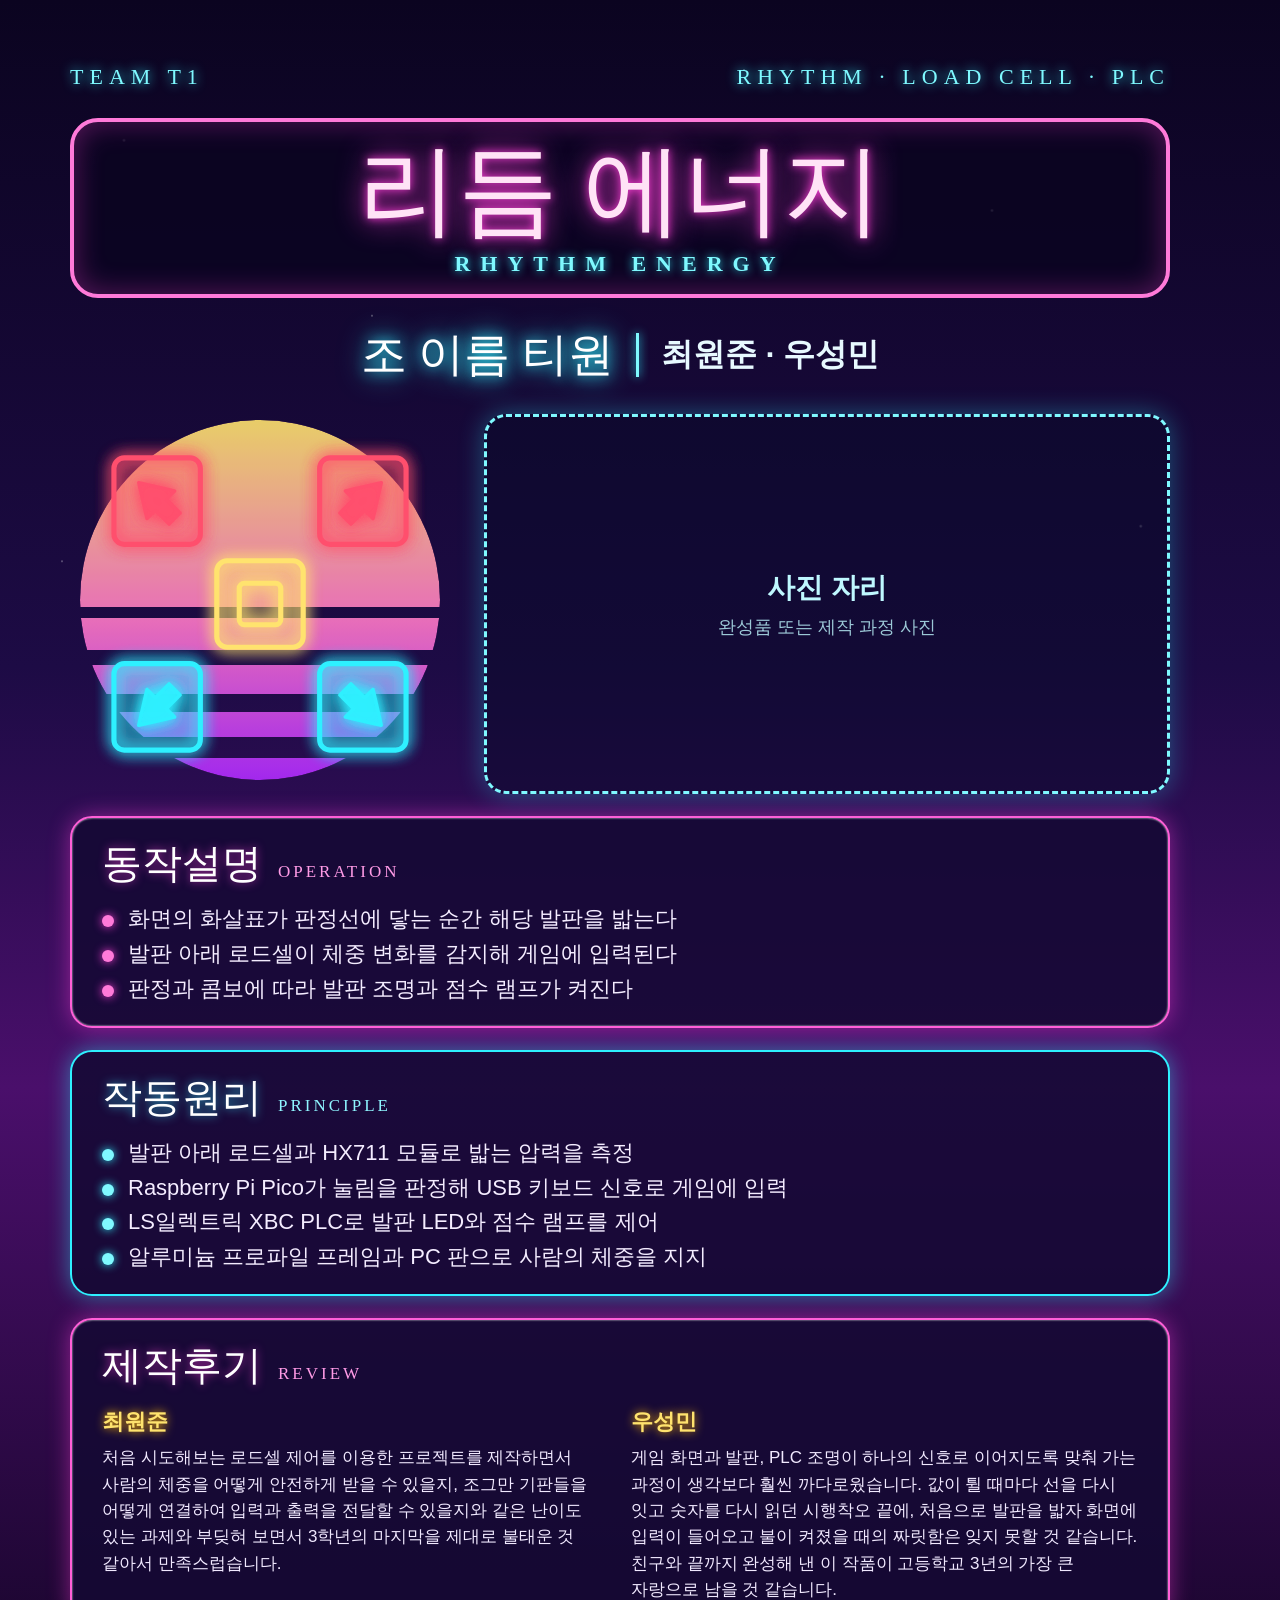
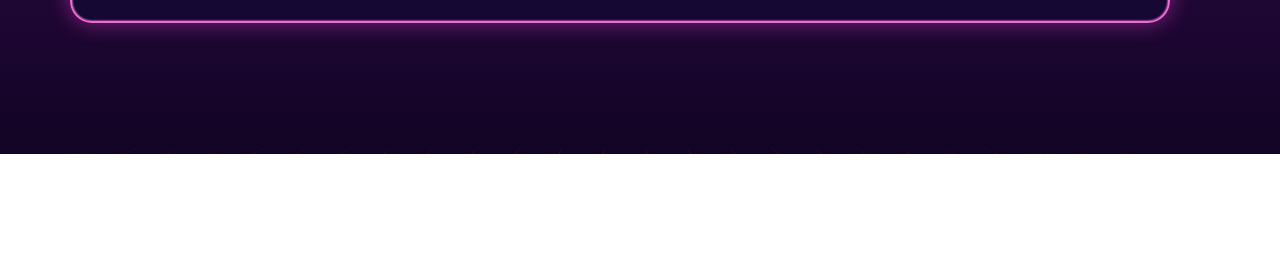
<file: promo/panel-A.html>
<!doctype html><html><head><meta charset="utf-8"><style>
*{box-sizing:border-box;margin:0;padding:0}
html,body{width:1240px;height:1754px;overflow:hidden}
body{font-family:'Gothic A1',sans-serif;word-break:keep-all}

body{background:linear-gradient(180deg,#0b0420 0%,#1d0b45 38%,#4a0f6b 62%,#120424 100%);color:#f4ecff;position:relative}
.stars{position:absolute;inset:0;background-image:radial-gradient(2px 2px at 10% 8%,#fff8,transparent),radial-gradient(2px 2px at 80% 12%,#fff9,transparent),radial-gradient(1.5px 1.5px at 60% 4%,#fff7,transparent),radial-gradient(1.5px 1.5px at 30% 18%,#fff6,transparent),radial-gradient(2px 2px at 92% 30%,#fff6,transparent),radial-gradient(1.5px 1.5px at 5% 32%,#fff6,transparent)}
.sun{position:absolute;left:80px;top:420px;width:360px;height:360px;margin-left:0;border-radius:50%;
 background:linear-gradient(180deg,#ffe36e 0%,#ff7ac6 55%,#b02cff 100%);opacity:.9;
 -webkit-mask:linear-gradient(180deg,#000 0 52%,transparent 52% 55%,#000 55% 64%,transparent 64% 68%,#000 68% 76%,transparent 76% 81%,#000 81% 88%,transparent 88% 94%,#000 94%);
 box-shadow:0 0 120px #ff4fd8}
.floor{position:absolute;left:-30%;right:-30%;bottom:-120px;height:520px;transform:perspective(500px) rotateX(62deg);transform-origin:50% 100%;
 background-image:linear-gradient(#ff3fd8 2px,transparent 2px),linear-gradient(90deg,#ff3fd8 2px,transparent 2px);background-size:80px 80px;opacity:.45;
 -webkit-mask:linear-gradient(180deg,transparent,#000 40%)}
.wrap{position:absolute;inset:0;padding:64px 70px}
.top{display:flex;justify-content:space-between;align-items:center;font-family:Orbitron;letter-spacing:6px;font-size:22px;color:#7ff9ff;text-shadow:0 0 12px #2ef0ff}
.title{margin:28px auto 0;height:180px;border:4px solid #ff7ad9;border-radius:28px;display:flex;flex-direction:column;align-items:center;justify-content:center;
 color:#ffe3f6;font-family:'Black Han Sans';font-size:100px;line-height:1;text-shadow:0 0 10px #ff3fd8,0 0 30px #ff3fd8;box-shadow:0 0 30px #ff3fd855 inset;background:#0b0420cc}
.title small{font-family:Orbitron;font-weight:700;font-size:22px;color:#7ff9ff;margin-top:12px;text-shadow:0 0 10px #2ef0ff;letter-spacing:10px}
.team{margin-top:26px;display:flex;align-items:center;gap:22px;justify-content:center}
.team .name{font-family:'Black Han Sans';font-size:46px;color:#fff;text-shadow:0 0 14px #2ef0ff,0 0 30px #2ef0ff}
.team .bar{width:3px;height:44px;background:#7ff9ff;box-shadow:0 0 10px #2ef0ff}
.team .mem{font-size:32px;font-weight:700;color:#e7f9ff}
.mid{display:flex;gap:34px;margin-top:28px;align-items:stretch;position:relative}
.padbox{width:380px;height:380px;display:flex;align-items:center;justify-content:center;flex:none}
.photo{flex:1;border:3px dashed #7ff9ff;border-radius:22px;position:relative;z-index:1;display:flex;align-items:center;justify-content:center;flex-direction:column;color:#bff8ff;font-size:28px;font-weight:700;background:#0b0a2a88;box-shadow:0 0 26px #2ef0ff55}
.photo span{font-size:18px;font-weight:400;margin-top:8px;opacity:.8}
.card{margin-top:22px;background:#140a33dd;border:2px solid #ff5fd8;border-radius:22px;padding:18px 30px;box-shadow:0 0 22px #ff3fd877,0 0 2px #fff inset}
.card.c{border-color:#2ef0ff;box-shadow:0 0 22px #2ef0ff77}
.h{display:flex;align-items:baseline;gap:16px;margin-bottom:12px}
.h b{font-family:'Do Hyeon';font-weight:400;font-size:40px;color:#fff;text-shadow:0 0 10px #ff3fd8aa}
.card.c .h b{text-shadow:0 0 10px #2ef0ffaa}
.h i{font-family:Orbitron;font-style:normal;font-size:17px;letter-spacing:3px;color:#ff9be6}
.card.c .h i{color:#8ff6ff}
.li{display:flex;gap:14px;align-items:flex-start;font-size:22px;line-height:1.45;margin:3px 0}
.dot{flex:none;width:12px;height:12px;margin-top:12px;border-radius:50%;background:#ff7ad9;box-shadow:0 0 10px #ff3fd8}
.card.c .dot{background:#7ff9ff;box-shadow:0 0 10px #2ef0ff}
.rev{display:flex;gap:22px}
.rv{flex:1;font-size:17px;line-height:1.55;color:#f1e9ff}
.rv b{display:block;font-size:22px;color:#ffe36e;margin-bottom:6px;text-shadow:0 0 10px #ffb800}
</style></head><body><div class="stars"></div><div class="sun"></div><div class="floor"></div><div class="wrap">
<div class="top"><span>TEAM T1</span><span>RHYTHM · LOAD CELL · PLC</span></div>
<div class="title">리듬 에너지<small>RHYTHM ENERGY</small></div>
<div class="team"><span class="name">조 이름 티원</span><span class="bar"></span><span class="mem">최원준 · 우성민</span></div>
<div class="mid"><div class="padbox"><svg viewBox="-30 -30 420 420" width="360" height="360" style="overflow:visible" xmlns="http://www.w3.org/2000/svg"><defs><filter id="g" filterUnits="userSpaceOnUse" x="-40" y="-40" width="440" height="440"><feGaussianBlur stdDeviation="8.399999999999999" result="b"/><feMerge><feMergeNode in="b"/><feMergeNode in="b"/><feMergeNode in="SourceGraphic"/></feMerge></filter></defs><rect x="9.6" y="9.6" width="100.8" height="100.8" rx="12.096" fill="#ff4f6d" fill-opacity="0.15" stroke="#ff4f6d" stroke-width="6" filter="url(#g)"/><polygon points="38.6,38.6 48.2,80.3 57.9,70.7 73.9,86.7 86.7,73.9 70.7,57.9 80.3,48.2" fill="#ff4f6d" fill-opacity="0.9" stroke="#ff4f6d" stroke-width="4.199999999999999" stroke-linejoin="round" filter="url(#g)"/><rect x="249.6" y="9.6" width="100.8" height="100.8" rx="12.096" fill="#ff4f6d" fill-opacity="0.15" stroke="#ff4f6d" stroke-width="6" filter="url(#g)"/><polygon points="321.4,38.6 279.7,48.2 289.3,57.9 273.3,73.9 286.1,86.7 302.1,70.7 311.8,80.3" fill="#ff4f6d" fill-opacity="0.9" stroke="#ff4f6d" stroke-width="4.199999999999999" stroke-linejoin="round" filter="url(#g)"/><rect x="129.6" y="129.6" width="100.8" height="100.8" rx="12.096" fill="#ffe36e" fill-opacity="0.15" stroke="#ffe36e" stroke-width="6" filter="url(#g)"/><rect x="155.808" y="155.808" width="48.384" height="48.384" rx="6.048" fill="none" stroke="#ffe36e" stroke-width="6" filter="url(#g)"/><rect x="9.6" y="249.6" width="100.8" height="100.8" rx="12.096" fill="#2ef0ff" fill-opacity="0.15" stroke="#2ef0ff" stroke-width="6" filter="url(#g)"/><polygon points="38.6,321.4 80.3,311.8 70.7,302.1 86.7,286.1 73.9,273.3 57.9,289.3 48.2,279.7" fill="#2ef0ff" fill-opacity="0.9" stroke="#2ef0ff" stroke-width="4.199999999999999" stroke-linejoin="round" filter="url(#g)"/><rect x="249.6" y="249.6" width="100.8" height="100.8" rx="12.096" fill="#2ef0ff" fill-opacity="0.15" stroke="#2ef0ff" stroke-width="6" filter="url(#g)"/><polygon points="321.4,321.4 311.8,279.7 302.1,289.3 286.1,273.3 273.3,286.1 289.3,302.1 279.7,311.8" fill="#2ef0ff" fill-opacity="0.9" stroke="#2ef0ff" stroke-width="4.199999999999999" stroke-linejoin="round" filter="url(#g)"/></svg></div><div class="photo">사진 자리<span>완성품 또는 제작 과정 사진</span></div></div>
<div class="card"><div class="h"><b>동작설명</b><i>OPERATION</i></div><div class="li"><span class="dot"></span><span>화면의 화살표가 판정선에 닿는 순간 해당 발판을 밟는다</span></div><div class="li"><span class="dot"></span><span>발판 아래 로드셀이 체중 변화를 감지해 게임에 입력된다</span></div><div class="li"><span class="dot"></span><span>판정과 콤보에 따라 발판 조명과 점수 램프가 켜진다</span></div></div>
<div class="card c"><div class="h"><b>작동원리</b><i>PRINCIPLE</i></div><div class="li"><span class="dot"></span><span>발판 아래 로드셀과 HX711 모듈로 밟는 압력을 측정</span></div><div class="li"><span class="dot"></span><span>Raspberry Pi Pico가 눌림을 판정해 USB 키보드 신호로 게임에 입력</span></div><div class="li"><span class="dot"></span><span>LS일렉트릭 XBC PLC로 발판 LED와 점수 램프를 제어</span></div><div class="li"><span class="dot"></span><span>알루미늄 프로파일 프레임과 PC 판으로 사람의 체중을 지지</span></div></div>
<div class="card"><div class="h"><b>제작후기</b><i>REVIEW</i></div><div class="rev"><div class="rv"><b>최원준</b>처음 시도해보는 로드셀 제어를 이용한 프로젝트를 제작하면서 사람의 체중을 어떻게 안전하게 받을 수 있을지, 조그만 기판들을 어떻게 연결하여 입력과 출력을 전달할 수 있을지와 같은 난이도 있는 과제와 부딪혀 보면서 3학년의 마지막을 제대로 불태운 것 같아서 만족스럽습니다.</div><div class="rv"><b>우성민</b>게임 화면과 발판, PLC 조명이 하나의 신호로 이어지도록 맞춰 가는 과정이 생각보다 훨씬 까다로웠습니다. 값이 튈 때마다 선을 다시 잇고 숫자를 다시 읽던 시행착오 끝에, 처음으로 발판을 밟자 화면에 입력이 들어오고 불이 켜졌을 때의 짜릿함은 잊지 못할 것 같습니다. 친구와 끝까지 완성해 낸 이 작품이 고등학교 3년의 가장 큰 자랑으로 남을 것 같습니다.</div></div></div>
</div></body></html>
</file>
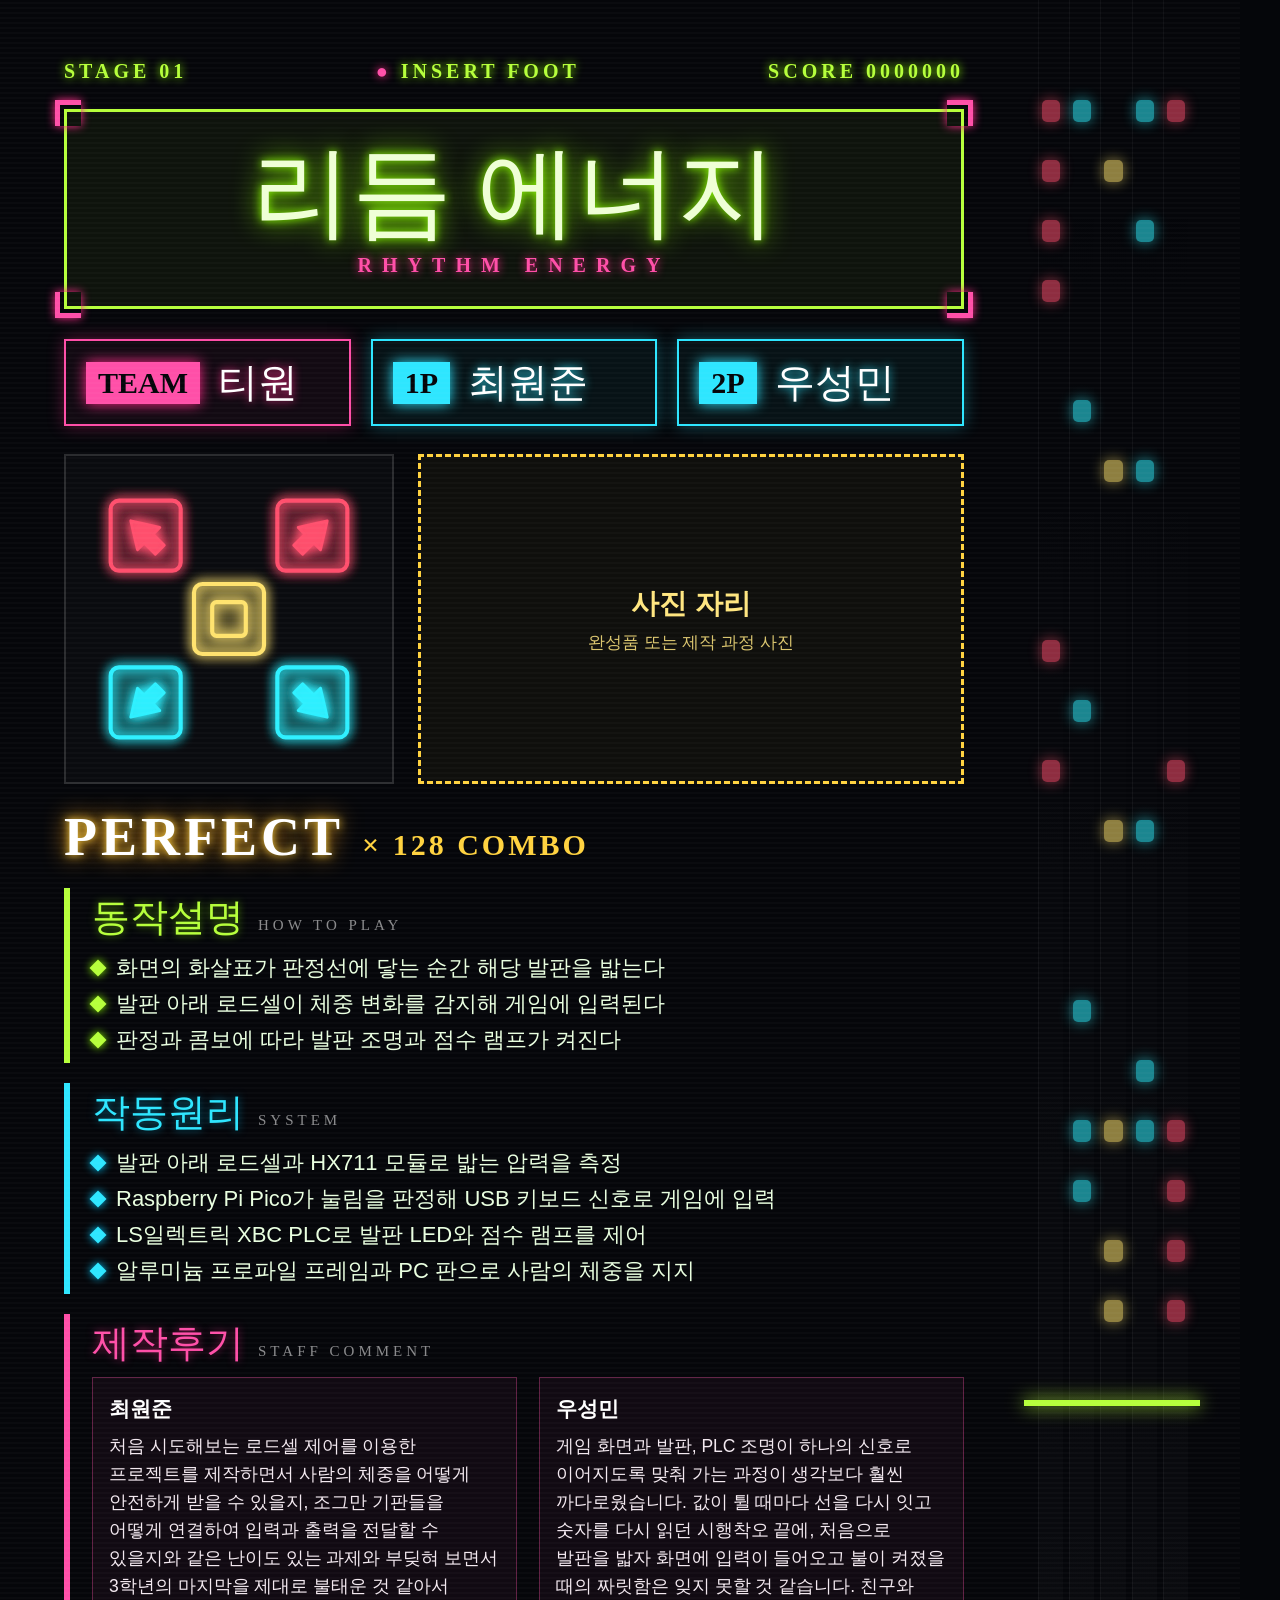
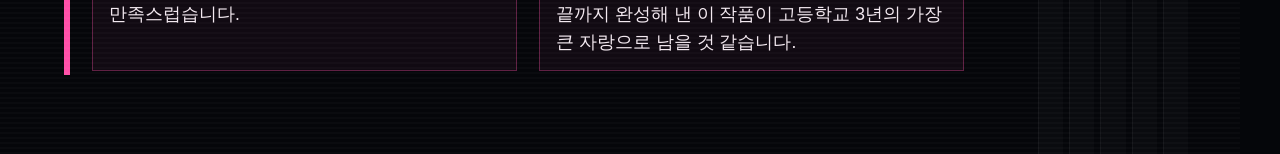
<file: promo/panel-B.html>
<!doctype html><html><head><meta charset="utf-8"><style>
*{box-sizing:border-box;margin:0;padding:0}
html,body{width:1240px;height:1754px;overflow:hidden}
body{font-family:'Gothic A1',sans-serif;word-break:keep-all}

body{background:#05060a;color:#e9ffe0;position:relative}
body:after{content:"";position:absolute;inset:0;background:repeating-linear-gradient(0deg,#ffffff06 0 2px,transparent 2px 5px);pointer-events:none}
.lanes{position:absolute;right:52px;top:0;bottom:0;width:150px;display:flex;gap:6px;opacity:.55}
.lane{flex:1;background:linear-gradient(180deg,transparent,#ffffff0c);border-left:1px solid #ffffff14;position:relative}
.note{position:absolute;left:3px;right:3px;height:22px;border-radius:5px}
.judge{position:absolute;right:40px;top:1400px;width:176px;height:6px;background:#b6ff3b;box-shadow:0 0 18px #b6ff3b}
.wrap{position:absolute;left:64px;top:60px;width:900px}
.hud{display:flex;justify-content:space-between;font-family:Orbitron;font-weight:700;font-size:20px;letter-spacing:4px;color:#b6ff3b;text-shadow:0 0 10px #8cff00}
.hud em{font-style:normal;color:#ff4fa8;text-shadow:0 0 10px #ff2a8a}
.title{position:relative;margin-top:26px;height:200px;border:3px solid #b6ff3b;display:flex;flex-direction:column;align-items:center;justify-content:center;
 font-family:'Black Han Sans';font-size:100px;line-height:1;color:#efffd6;text-shadow:0 0 10px #8cff00,0 0 28px #8cff00;background:#b6ff3b0d}
.title small{font-family:Orbitron;font-weight:700;font-size:20px;letter-spacing:10px;margin-top:12px;color:#ff4fa8;text-shadow:0 0 10px #ff2a8a}
.corner{position:absolute;width:26px;height:26px;border:5px solid #ff4fa8;box-shadow:0 0 10px #ff2a8a}
.tl{left:-12px;top:-12px;border-right:0;border-bottom:0}.tr{right:-12px;top:-12px;border-left:0;border-bottom:0}
.bl{left:-12px;bottom:-12px;border-right:0;border-top:0}.br{right:-12px;bottom:-12px;border-left:0;border-top:0}
.players{display:flex;gap:20px;margin-top:30px}
.pl{flex:1;border:2px solid #2ee6ff;padding:14px 20px;display:flex;align-items:center;gap:18px;box-shadow:0 0 16px #2ee6ff55;background:#2ee6ff0d}
.pl .tag{font-family:Orbitron;font-weight:900;font-size:30px;color:#05060a;background:#2ee6ff;padding:4px 12px;box-shadow:0 0 14px #2ee6ff}
.pl .nm{font-family:'Black Han Sans';font-size:40px;color:#fff;text-shadow:0 0 10px #2ee6ff}
.pl.team{border-color:#ff4fa8;box-shadow:0 0 16px #ff2a8a55;background:#ff4fa80d}
.pl.team .tag{background:#ff4fa8;box-shadow:0 0 14px #ff2a8a}
.pl.team .nm{text-shadow:0 0 10px #ff2a8a}
.mid{display:flex;gap:24px;margin-top:28px}
.padbox{width:330px;height:330px;flex:none;display:flex;align-items:center;justify-content:center;border:2px solid #ffffff22;background:#ffffff05}
.photo{flex:1;border:3px dashed #ffd23f;display:flex;flex-direction:column;align-items:center;justify-content:center;color:#ffe680;font-size:28px;font-weight:700;background:#ffd23f0a}
.photo span{font-size:17px;font-weight:400;margin-top:8px;opacity:.85}
.combo{margin-top:22px;display:flex;align-items:baseline;gap:18px;font-family:Orbitron;font-weight:900}
.combo .p{font-size:54px;color:#fff;letter-spacing:4px;text-shadow:0 0 8px #ffd23f,0 0 24px #ff9f1a}
.combo .n{font-size:30px;color:#ffd23f;letter-spacing:3px}
.sec{margin-top:20px;border-left:6px solid #b6ff3b;padding:4px 0 4px 22px}
.sec.p{border-color:#2ee6ff}.sec.r{border-color:#ff4fa8}
.h{display:flex;align-items:baseline;gap:14px;margin-bottom:8px}
.h b{font-family:'Do Hyeon';font-weight:400;font-size:38px;color:#b6ff3b;text-shadow:0 0 8px #8cff0088}
.sec.p .h b{color:#2ee6ff;text-shadow:0 0 8px #00c8ff88}.sec.r .h b{color:#ff4fa8;text-shadow:0 0 8px #ff2a8a88}
.h i{font-family:Orbitron;font-style:normal;font-size:15px;letter-spacing:4px;color:#ffffff88}
.li{display:flex;gap:12px;font-size:22px;line-height:1.5;margin:3px 0}
.dot{flex:none;width:12px;height:12px;margin-top:11px;background:#b6ff3b;transform:rotate(45deg);box-shadow:0 0 8px #8cff00}
.sec.p .dot{background:#2ee6ff;box-shadow:0 0 8px #00c8ff}
.rev{display:flex;gap:22px}
.rv{flex:1;font-size:17.5px;line-height:1.6;color:#f3e9f0;background:#ff4fa80c;border:1px solid #ff4fa855;padding:14px 16px}
.rv b{display:block;font-size:21px;color:#fff;margin-bottom:6px}
</style></head><body><div class="lanes"><div class="lane"><div class="note" style="top:100px;background:#ff4f6d;box-shadow:0 0 14px #ff4f6d"></div><div class="note" style="top:160px;background:#ff4f6d;box-shadow:0 0 14px #ff4f6d"></div><div class="note" style="top:220px;background:#ff4f6d;box-shadow:0 0 14px #ff4f6d"></div><div class="note" style="top:280px;background:#ff4f6d;box-shadow:0 0 14px #ff4f6d"></div><div class="note" style="top:640px;background:#ff4f6d;box-shadow:0 0 14px #ff4f6d"></div><div class="note" style="top:760px;background:#ff4f6d;box-shadow:0 0 14px #ff4f6d"></div></div><div class="lane"><div class="note" style="top:100px;background:#2ef0ff;box-shadow:0 0 14px #2ef0ff"></div><div class="note" style="top:400px;background:#2ef0ff;box-shadow:0 0 14px #2ef0ff"></div><div class="note" style="top:700px;background:#2ef0ff;box-shadow:0 0 14px #2ef0ff"></div><div class="note" style="top:1000px;background:#2ef0ff;box-shadow:0 0 14px #2ef0ff"></div><div class="note" style="top:1120px;background:#2ef0ff;box-shadow:0 0 14px #2ef0ff"></div><div class="note" style="top:1180px;background:#2ef0ff;box-shadow:0 0 14px #2ef0ff"></div></div><div class="lane"><div class="note" style="top:160px;background:#ffe36e;box-shadow:0 0 14px #ffe36e"></div><div class="note" style="top:460px;background:#ffe36e;box-shadow:0 0 14px #ffe36e"></div><div class="note" style="top:820px;background:#ffe36e;box-shadow:0 0 14px #ffe36e"></div><div class="note" style="top:1120px;background:#ffe36e;box-shadow:0 0 14px #ffe36e"></div><div class="note" style="top:1240px;background:#ffe36e;box-shadow:0 0 14px #ffe36e"></div><div class="note" style="top:1300px;background:#ffe36e;box-shadow:0 0 14px #ffe36e"></div></div><div class="lane"><div class="note" style="top:100px;background:#2ef0ff;box-shadow:0 0 14px #2ef0ff"></div><div class="note" style="top:220px;background:#2ef0ff;box-shadow:0 0 14px #2ef0ff"></div><div class="note" style="top:460px;background:#2ef0ff;box-shadow:0 0 14px #2ef0ff"></div><div class="note" style="top:820px;background:#2ef0ff;box-shadow:0 0 14px #2ef0ff"></div><div class="note" style="top:1060px;background:#2ef0ff;box-shadow:0 0 14px #2ef0ff"></div><div class="note" style="top:1120px;background:#2ef0ff;box-shadow:0 0 14px #2ef0ff"></div></div><div class="lane"><div class="note" style="top:100px;background:#ff4f6d;box-shadow:0 0 14px #ff4f6d"></div><div class="note" style="top:760px;background:#ff4f6d;box-shadow:0 0 14px #ff4f6d"></div><div class="note" style="top:1120px;background:#ff4f6d;box-shadow:0 0 14px #ff4f6d"></div><div class="note" style="top:1180px;background:#ff4f6d;box-shadow:0 0 14px #ff4f6d"></div><div class="note" style="top:1240px;background:#ff4f6d;box-shadow:0 0 14px #ff4f6d"></div><div class="note" style="top:1300px;background:#ff4f6d;box-shadow:0 0 14px #ff4f6d"></div></div></div><div class="judge"></div><div class="wrap">
<div class="hud"><span>STAGE 01</span><span><em>●</em> INSERT FOOT</span><span>SCORE 0000000</span></div>
<div class="title"><span class="corner tl"></span><span class="corner tr"></span><span class="corner bl"></span><span class="corner br"></span>리듬 에너지<small>RHYTHM ENERGY</small></div>
<div class="players"><div class="pl team"><span class="tag">TEAM</span><span class="nm">티원</span></div>
<div class="pl"><span class="tag">1P</span><span class="nm">최원준</span></div><div class="pl"><span class="tag">2P</span><span class="nm">우성민</span></div></div>
<div class="mid"><div class="padbox"><svg viewBox="-30 -30 360 360" width="300" height="300" style="overflow:visible" xmlns="http://www.w3.org/2000/svg"><defs><filter id="gb" filterUnits="userSpaceOnUse" x="-40" y="-40" width="380" height="380"><feGaussianBlur stdDeviation="7.0" result="b"/><feMerge><feMergeNode in="b"/><feMergeNode in="b"/><feMergeNode in="SourceGraphic"/></feMerge></filter></defs><rect x="8.0" y="8.0" width="84.0" height="84.0" rx="10.08" fill="#ff4f6d" fill-opacity="0.12" stroke="#ff4f6d" stroke-width="5" filter="url(#gb)"/><polygon points="32.2,32.2 40.2,66.9 48.2,58.9 61.6,72.3 72.3,61.6 58.9,48.2 66.9,40.2" fill="#ff4f6d" fill-opacity="0.9" stroke="#ff4f6d" stroke-width="3.5" stroke-linejoin="round" filter="url(#gb)"/><rect x="208.0" y="8.0" width="84.0" height="84.0" rx="10.08" fill="#ff4f6d" fill-opacity="0.12" stroke="#ff4f6d" stroke-width="5" filter="url(#gb)"/><polygon points="267.8,32.2 233.1,40.2 241.1,48.2 227.7,61.6 238.4,72.3 251.8,58.9 259.8,66.9" fill="#ff4f6d" fill-opacity="0.9" stroke="#ff4f6d" stroke-width="3.5" stroke-linejoin="round" filter="url(#gb)"/><rect x="108.0" y="108.0" width="84.0" height="84.0" rx="10.08" fill="#ffe36e" fill-opacity="0.12" stroke="#ffe36e" stroke-width="5" filter="url(#gb)"/><rect x="129.84" y="129.84" width="40.32" height="40.32" rx="5.04" fill="none" stroke="#ffe36e" stroke-width="5" filter="url(#gb)"/><rect x="8.0" y="208.0" width="84.0" height="84.0" rx="10.08" fill="#2ef0ff" fill-opacity="0.12" stroke="#2ef0ff" stroke-width="5" filter="url(#gb)"/><polygon points="32.2,267.8 66.9,259.8 58.9,251.8 72.3,238.4 61.6,227.7 48.2,241.1 40.2,233.1" fill="#2ef0ff" fill-opacity="0.9" stroke="#2ef0ff" stroke-width="3.5" stroke-linejoin="round" filter="url(#gb)"/><rect x="208.0" y="208.0" width="84.0" height="84.0" rx="10.08" fill="#2ef0ff" fill-opacity="0.12" stroke="#2ef0ff" stroke-width="5" filter="url(#gb)"/><polygon points="267.8,267.8 259.8,233.1 251.8,241.1 238.4,227.7 227.7,238.4 241.1,251.8 233.1,259.8" fill="#2ef0ff" fill-opacity="0.9" stroke="#2ef0ff" stroke-width="3.5" stroke-linejoin="round" filter="url(#gb)"/></svg></div><div class="photo">사진 자리<span>완성품 또는 제작 과정 사진</span></div></div>
<div class="combo"><span class="p">PERFECT</span><span class="n">× 128 COMBO</span></div>
<div class="sec"><div class="h"><b>동작설명</b><i>HOW TO PLAY</i></div><div class="li"><span class="dot"></span><span>화면의 화살표가 판정선에 닿는 순간 해당 발판을 밟는다</span></div><div class="li"><span class="dot"></span><span>발판 아래 로드셀이 체중 변화를 감지해 게임에 입력된다</span></div><div class="li"><span class="dot"></span><span>판정과 콤보에 따라 발판 조명과 점수 램프가 켜진다</span></div></div>
<div class="sec p"><div class="h"><b>작동원리</b><i>SYSTEM</i></div><div class="li"><span class="dot"></span><span>발판 아래 로드셀과 HX711 모듈로 밟는 압력을 측정</span></div><div class="li"><span class="dot"></span><span>Raspberry Pi Pico가 눌림을 판정해 USB 키보드 신호로 게임에 입력</span></div><div class="li"><span class="dot"></span><span>LS일렉트릭 XBC PLC로 발판 LED와 점수 램프를 제어</span></div><div class="li"><span class="dot"></span><span>알루미늄 프로파일 프레임과 PC 판으로 사람의 체중을 지지</span></div></div>
<div class="sec r"><div class="h"><b>제작후기</b><i>STAFF COMMENT</i></div><div class="rev"><div class="rv"><b>최원준</b>처음 시도해보는 로드셀 제어를 이용한 프로젝트를 제작하면서 사람의 체중을 어떻게 안전하게 받을 수 있을지, 조그만 기판들을 어떻게 연결하여 입력과 출력을 전달할 수 있을지와 같은 난이도 있는 과제와 부딪혀 보면서 3학년의 마지막을 제대로 불태운 것 같아서 만족스럽습니다.</div><div class="rv"><b>우성민</b>게임 화면과 발판, PLC 조명이 하나의 신호로 이어지도록 맞춰 가는 과정이 생각보다 훨씬 까다로웠습니다. 값이 튈 때마다 선을 다시 잇고 숫자를 다시 읽던 시행착오 끝에, 처음으로 발판을 밟자 화면에 입력이 들어오고 불이 켜졌을 때의 짜릿함은 잊지 못할 것 같습니다. 친구와 끝까지 완성해 낸 이 작품이 고등학교 3년의 가장 큰 자랑으로 남을 것 같습니다.</div></div></div>
</div></body></html>
</file>
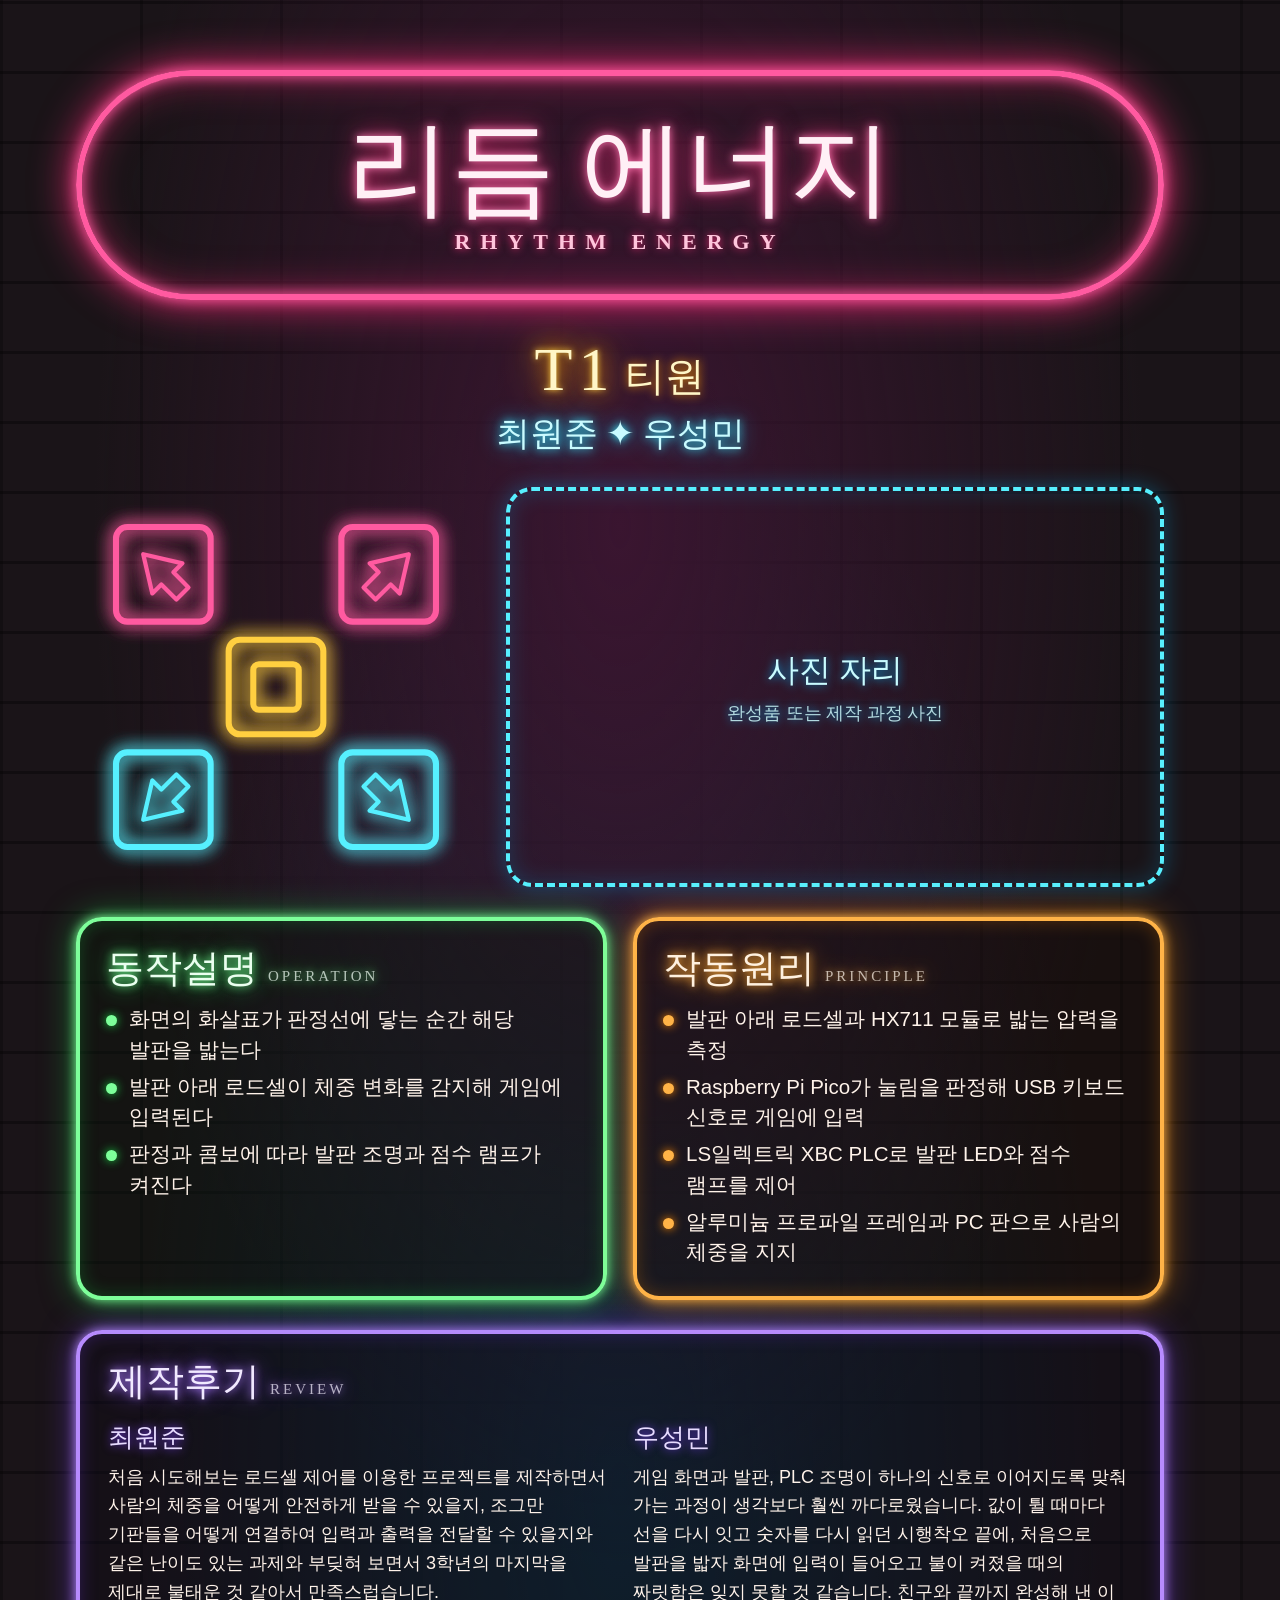
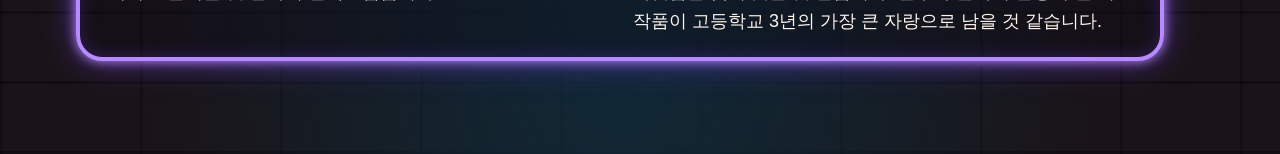
<file: promo/panel-C.html>
<!doctype html><html><head><meta charset="utf-8"><style>
*{box-sizing:border-box;margin:0;padding:0}
html,body{width:1240px;height:1754px;overflow:hidden}
body{font-family:'Gothic A1',sans-serif;word-break:keep-all}

body{color:#fff3ea;position:relative;
 background:radial-gradient(ellipse at 50% 30%,#3a1530 0%,transparent 60%),radial-gradient(ellipse at 50% 85%,#0f2b3a 0%,transparent 55%),
 repeating-linear-gradient(0deg,#00000055 0 3px,transparent 3px 70px),
 repeating-linear-gradient(90deg,#00000044 0 3px,transparent 3px 140px),#1a1418}
.wrap{position:absolute;inset:0;padding:70px 76px}
.title{height:230px;border-radius:120px;border:6px solid #ff5aa0;display:flex;flex-direction:column;align-items:center;justify-content:center;
 box-shadow:0 0 14px #ff5aa0,0 0 44px #ff2d7a,inset 0 0 14px #ff5aa0,inset 0 0 40px #ff2d7a88;font-family:Jua;font-size:104px;line-height:1;color:#fff0f6;
 text-shadow:0 0 8px #ff7ab4,0 0 24px #ff2d7a}
.title small{font-family:Orbitron;font-weight:700;font-size:22px;letter-spacing:10px;margin-top:10px;text-shadow:0 0 8px #ff2d7a;color:#ffc6dc}
.team{margin-top:34px;text-align:center}
.team .t{font-family:Monoton;font-size:62px;color:#fff6c7;letter-spacing:6px;text-shadow:0 0 6px #ffcf3f,0 0 22px #ff9b00,0 0 44px #ff9b00}
.team .k{font-family:Jua;font-size:40px;color:#fff6c7;text-shadow:0 0 10px #ff9b00;margin-left:10px}
.team .m{margin-top:6px;font-family:Jua;font-size:34px;color:#c9fbff;text-shadow:0 0 8px #3ff0ff,0 0 22px #00b8ff}
.mid{display:flex;gap:30px;margin-top:30px}
.padbox{width:400px;height:400px;flex:none;display:flex;align-items:center;justify-content:center}
.photo{flex:1;border-radius:26px;border:4px dashed #57f0ff;display:flex;flex-direction:column;align-items:center;justify-content:center;font-family:Jua;font-size:32px;color:#c9fbff;
 text-shadow:0 0 10px #00b8ff;box-shadow:0 0 22px #00b8ff55,inset 0 0 22px #00b8ff33}
.photo span{font-family:'Gothic A1';font-size:18px;margin-top:8px;opacity:.85}
.row{display:flex;gap:26px;margin-top:30px}
.box{flex:1;border-radius:26px;border:4px solid #7dff9a;padding:22px 26px;box-shadow:0 0 12px #7dff9a,0 0 34px #18d64688,inset 0 0 18px #18d64644;background:#0a140c66}
.box.o{border-color:#ffb347;box-shadow:0 0 12px #ffb347,0 0 34px #ff8a0088,inset 0 0 18px #ff8a0044;background:#140c0466}
.h{font-family:Jua;font-size:38px;margin-bottom:10px;color:#eaffef;text-shadow:0 0 8px #7dff9a,0 0 22px #18d646}
.box.o .h{color:#fff1df;text-shadow:0 0 8px #ffb347,0 0 22px #ff8a00}
.h i{font-style:normal;font-family:'Gothic A1';font-size:15px;letter-spacing:3px;margin-left:10px;opacity:.75}
.li{display:flex;gap:12px;font-size:20.5px;line-height:1.5;margin:6px 0}
.dot{flex:none;width:11px;height:11px;margin-top:11px;border-radius:50%;background:#7dff9a;box-shadow:0 0 10px #18d646}
.box.o .dot{background:#ffb347;box-shadow:0 0 10px #ff8a00}
.revbox{margin-top:30px;border-radius:26px;border:4px solid #b78bff;padding:22px 28px;box-shadow:0 0 12px #b78bff,0 0 34px #7a3dff88,inset 0 0 18px #7a3dff44;background:#0e0a1866}
.revbox .h{color:#f1e9ff;text-shadow:0 0 8px #b78bff,0 0 22px #7a3dff}
.rev{display:flex;gap:26px}
.rv{flex:1;font-size:18px;line-height:1.6}
.rv b{display:block;font-family:Jua;font-size:26px;font-weight:400;color:#e7dbff;text-shadow:0 0 10px #7a3dff;margin-bottom:4px}
</style></head><body><div class="wrap">
<div class="title">리듬 에너지<small>RHYTHM ENERGY</small></div>
<div class="team"><span class="t">T1</span><span class="k">티원</span><div class="m">최원준 ✦ 우성민</div></div>
<div class="mid"><div class="padbox"><svg viewBox="-30 -30 450 450" width="390" height="390" style="overflow:visible" xmlns="http://www.w3.org/2000/svg"><defs><filter id="gc" filterUnits="userSpaceOnUse" x="-40" y="-40" width="470" height="470"><feGaussianBlur stdDeviation="9.799999999999999" result="b"/><feMerge><feMergeNode in="b"/><feMergeNode in="b"/><feMergeNode in="SourceGraphic"/></feMerge></filter></defs><rect x="10.4" y="10.4" width="109.2" height="109.2" rx="13.104" fill="#ff5aa0" fill-opacity="0.0" stroke="#ff5aa0" stroke-width="7" filter="url(#gc)"/><polygon points="41.8,41.8 52.3,87.0 62.7,76.6 80.1,94.0 94.0,80.1 76.6,62.7 87.0,52.3" fill="none" fill-opacity="0" stroke="#ff5aa0" stroke-width="4.8999999999999995" stroke-linejoin="round" filter="url(#gc)"/><rect x="270.4" y="10.4" width="109.2" height="109.2" rx="13.104" fill="#ff5aa0" fill-opacity="0.0" stroke="#ff5aa0" stroke-width="7" filter="url(#gc)"/><polygon points="348.2,41.8 303.0,52.3 313.4,62.7 296.0,80.1 309.9,94.0 327.3,76.6 337.7,87.0" fill="none" fill-opacity="0" stroke="#ff5aa0" stroke-width="4.8999999999999995" stroke-linejoin="round" filter="url(#gc)"/><rect x="140.4" y="140.4" width="109.2" height="109.2" rx="13.104" fill="#ffcf3f" fill-opacity="0.0" stroke="#ffcf3f" stroke-width="7" filter="url(#gc)"/><rect x="168.792" y="168.792" width="52.416" height="52.416" rx="6.552" fill="none" stroke="#ffcf3f" stroke-width="7" filter="url(#gc)"/><rect x="10.4" y="270.4" width="109.2" height="109.2" rx="13.104" fill="#57f0ff" fill-opacity="0.0" stroke="#57f0ff" stroke-width="7" filter="url(#gc)"/><polygon points="41.8,348.2 87.0,337.7 76.6,327.3 94.0,309.9 80.1,296.0 62.7,313.4 52.3,303.0" fill="none" fill-opacity="0" stroke="#57f0ff" stroke-width="4.8999999999999995" stroke-linejoin="round" filter="url(#gc)"/><rect x="270.4" y="270.4" width="109.2" height="109.2" rx="13.104" fill="#57f0ff" fill-opacity="0.0" stroke="#57f0ff" stroke-width="7" filter="url(#gc)"/><polygon points="348.2,348.2 337.7,303.0 327.3,313.4 309.9,296.0 296.0,309.9 313.4,327.3 303.0,337.7" fill="none" fill-opacity="0" stroke="#57f0ff" stroke-width="4.8999999999999995" stroke-linejoin="round" filter="url(#gc)"/></svg></div><div class="photo">사진 자리<span>완성품 또는 제작 과정 사진</span></div></div>
<div class="row"><div class="box"><div class="h">동작설명<i>OPERATION</i></div><div class="li"><span class="dot"></span><span>화면의 화살표가 판정선에 닿는 순간 해당 발판을 밟는다</span></div><div class="li"><span class="dot"></span><span>발판 아래 로드셀이 체중 변화를 감지해 게임에 입력된다</span></div><div class="li"><span class="dot"></span><span>판정과 콤보에 따라 발판 조명과 점수 램프가 켜진다</span></div></div>
<div class="box o"><div class="h">작동원리<i>PRINCIPLE</i></div><div class="li"><span class="dot"></span><span>발판 아래 로드셀과 HX711 모듈로 밟는 압력을 측정</span></div><div class="li"><span class="dot"></span><span>Raspberry Pi Pico가 눌림을 판정해 USB 키보드 신호로 게임에 입력</span></div><div class="li"><span class="dot"></span><span>LS일렉트릭 XBC PLC로 발판 LED와 점수 램프를 제어</span></div><div class="li"><span class="dot"></span><span>알루미늄 프로파일 프레임과 PC 판으로 사람의 체중을 지지</span></div></div></div>
<div class="revbox"><div class="h">제작후기<i>REVIEW</i></div><div class="rev"><div class="rv"><b>최원준</b>처음 시도해보는 로드셀 제어를 이용한 프로젝트를 제작하면서 사람의 체중을 어떻게 안전하게 받을 수 있을지, 조그만 기판들을 어떻게 연결하여 입력과 출력을 전달할 수 있을지와 같은 난이도 있는 과제와 부딪혀 보면서 3학년의 마지막을 제대로 불태운 것 같아서 만족스럽습니다.</div><div class="rv"><b>우성민</b>게임 화면과 발판, PLC 조명이 하나의 신호로 이어지도록 맞춰 가는 과정이 생각보다 훨씬 까다로웠습니다. 값이 튈 때마다 선을 다시 잇고 숫자를 다시 읽던 시행착오 끝에, 처음으로 발판을 밟자 화면에 입력이 들어오고 불이 켜졌을 때의 짜릿함은 잊지 못할 것 같습니다. 친구와 끝까지 완성해 낸 이 작품이 고등학교 3년의 가장 큰 자랑으로 남을 것 같습니다.</div></div></div>
</div></body></html>
</file>
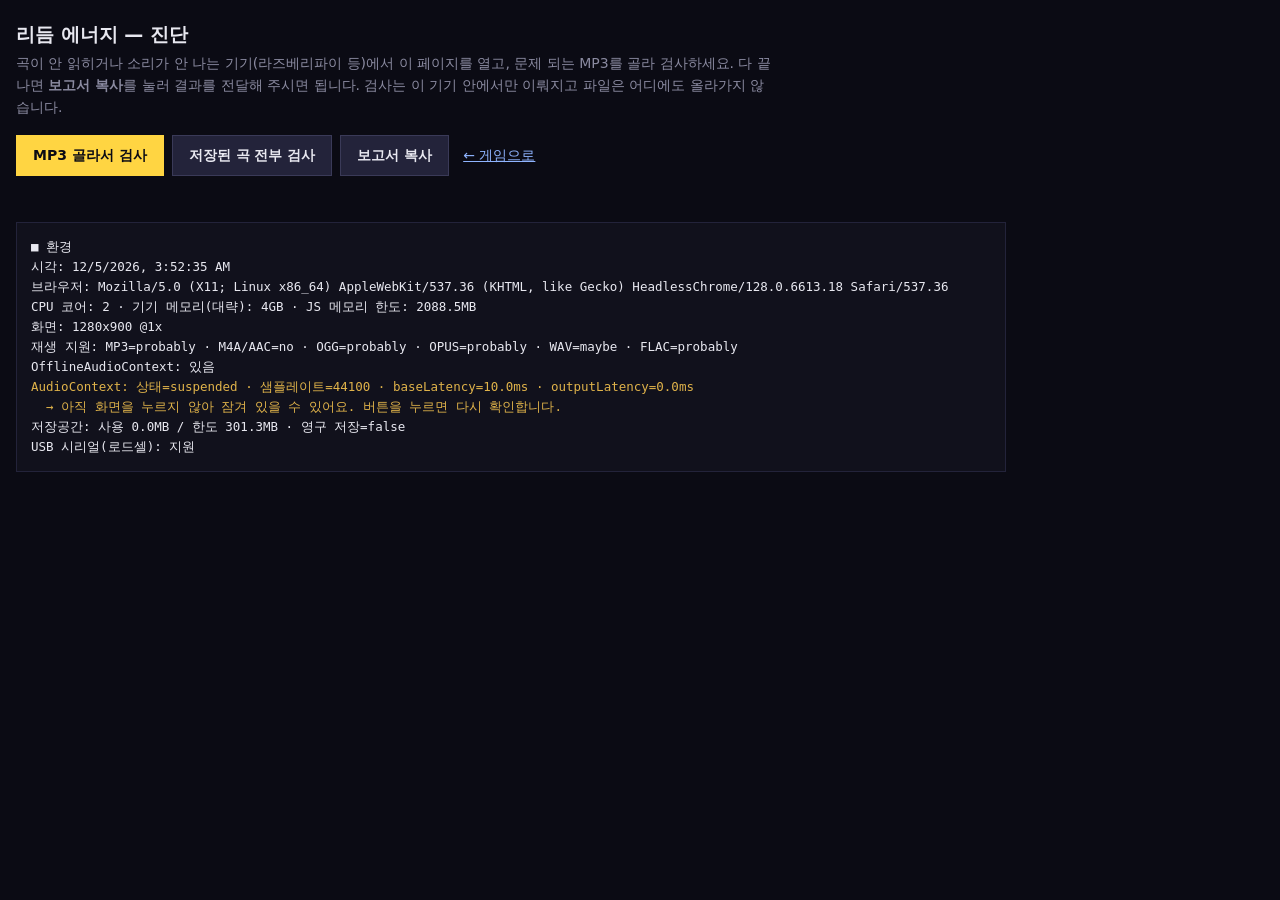
<file: step-five/diag.html>
<!doctype html>
<html lang="ko">
<head>
<meta charset="utf-8">
<meta name="viewport" content="width=device-width, initial-scale=1">
<title>리듬 에너지 진단</title>
<style>
  :root{color-scheme:dark;}
  body{margin:0;padding:20px 16px 40px;background:#0b0b14;color:#e8e8f0;font:14px/1.55 system-ui,"Noto Sans KR",sans-serif;}
  h1{font-size:19px;margin:0 0 4px;}
  .sub{color:#8a8aa0;margin-bottom:16px;max-width:760px;}
  .btns{display:flex;flex-wrap:wrap;gap:8px;margin-bottom:14px;}
  button,label.btn{font:inherit;padding:9px 16px;background:#23233a;color:#e8e8f0;border:1px solid #3a3a58;cursor:pointer;font-weight:700;}
  button.primary,label.btn.primary{background:#ffd542;color:#0b0b14;border-color:#ffd542;}
  button:disabled{opacity:.45;cursor:default;}
  #state{margin:6px 0 12px;color:#8fb4ff;min-height:20px;}
  pre{white-space:pre-wrap;word-break:break-word;background:#11111c;border:1px solid #23233a;padding:14px;margin:0;
    font:12.5px/1.6 ui-monospace,Consolas,monospace;max-width:960px;}
  .ok{color:#39ff8a;} .bad{color:#ff6a6a;} .warn{color:#e0b34a;}
  a{color:#8fb4ff;}
</style>
</head>
<body>
<h1>리듬 에너지 — 진단</h1>
<div class="sub">곡이 안 읽히거나 소리가 안 나는 기기(라즈베리파이 등)에서 이 페이지를 열고, 문제 되는 MP3를 골라 검사하세요. 다 끝나면 <b>보고서 복사</b>를 눌러 결과를 전달해 주시면 됩니다. 검사는 이 기기 안에서만 이뤄지고 파일은 어디에도 올라가지 않습니다.</div>
<div class="btns">
  <label class="btn primary">MP3 골라서 검사<input type="file" id="pick" accept="audio/*,.mp3,.m4a,.aac,.wav,.ogg,.oga,.opus,.flac,.webm" multiple hidden></label>
  <button id="libBtn">저장된 곡 전부 검사</button>
  <button id="copyBtn">보고서 복사</button>
  <a href="./" style="align-self:center;margin-left:6px;">← 게임으로</a>
</div>
<div id="state"></div>
<pre id="report"></pre>

<script src="js/constants.js"></script>
<script src="js/state.js"></script>
<script src="js/storage.js"></script>
<script src="js/sfx.js"></script>
<script src="js/audio-analysis.js"></script>
<script src="js/player.js"></script>
<script>
(function () {
  "use strict";
  const out = document.getElementById("report");
  const stateEl = document.getElementById("state");
  const lines = [];
  function log(text, cls) {
    lines.push(text);
    const span = document.createElement("span");
    if (cls) span.className = cls;
    span.textContent = text + "\n";
    out.appendChild(span);
  }
  const ms = (t0) => Math.round(performance.now() - t0) + "ms";
  const mb = (n) => (n / 1048576).toFixed(1) + "MB";
  const errText = (e) => (e && e.name ? e.name : "Error") + (e && e.message ? ": " + e.message : "");
  const heap = () => (performance.memory ? performance.memory.usedJSHeapSize : null);
  const heapNote = (before) => { const h = heap(); return h == null || before == null ? "" : ` (JS 메모리 ${mb(before)} → ${mb(h)})`; };
  const withTimeout = (p, msT, label) => Promise.race([p, new Promise((_, rej) => setTimeout(() => rej(new Error(label + " 시간 초과(" + msT / 1000 + "초)")), msT))]);

  async function environment() {
    log("■ 환경");
    log("시각: " + new Date().toLocaleString());
    log("브라우저: " + navigator.userAgent);
    log(`CPU 코어: ${navigator.hardwareConcurrency || "?"} · 기기 메모리(대략): ${navigator.deviceMemory ? navigator.deviceMemory + "GB" : "?"}` +
        (performance.memory ? ` · JS 메모리 한도: ${mb(performance.memory.jsHeapSizeLimit)}` : ""));
    log(`화면: ${screen.width}x${screen.height} @${devicePixelRatio}x`);
    const a = document.createElement("audio");
    const types = { "MP3": "audio/mpeg", "M4A/AAC": 'audio/mp4; codecs="mp4a.40.2"', "OGG": 'audio/ogg; codecs="vorbis"', "OPUS": 'audio/webm; codecs="opus"', "WAV": "audio/wav", "FLAC": "audio/flac" };
    log("재생 지원: " + Object.entries(types).map(([k, t]) => `${k}=${a.canPlayType(t) || "no"}`).join(" · "), a.canPlayType("audio/mpeg") ? "" : "bad");
    log("OfflineAudioContext: " + (window.OfflineAudioContext ? "있음" : "없음"), window.OfflineAudioContext ? "" : "bad");
    try {
      const ctx = SF.sfx.context();
      log(`AudioContext: 상태=${ctx.state} · 샘플레이트=${ctx.sampleRate} · baseLatency=${ctx.baseLatency != null ? (ctx.baseLatency * 1000).toFixed(1) + "ms" : "?"} · outputLatency=${ctx.outputLatency != null ? (ctx.outputLatency * 1000).toFixed(1) + "ms" : "?"}`,
          ctx.state === "running" ? "" : "warn");
      if (ctx.state !== "running") log("  → 아직 화면을 누르지 않아 잠겨 있을 수 있어요. 버튼을 누르면 다시 확인합니다.", "warn");
    } catch (e) { log("AudioContext 만들기 실패: " + errText(e) + " → 오디오 출력 장치/드라이버 문제", "bad"); }
    try {
      if (navigator.storage && navigator.storage.estimate) {
        const est = await navigator.storage.estimate();
        const persisted = navigator.storage.persisted ? await navigator.storage.persisted() : "?";
        log(`저장공간: 사용 ${mb(est.usage || 0)} / 한도 ${mb(est.quota || 0)} · 영구 저장=${persisted}`);
      }
    } catch (e) { log("저장공간 확인 실패: " + errText(e), "warn"); }
    log("USB 시리얼(로드셀): " + ("serial" in navigator ? "지원" : "미지원"));
  }

  function sniff(head) {
    const at = (i, ...b) => b.every((x, k) => head[i + k] === x);
    const s = String.fromCharCode(...head.slice(0, 16)).toLowerCase();
    if (/^\s*(<!doctype|<html|<head|<\?xml|\{)/.test(s)) return "웹페이지/텍스트 (음악 아님)";
    if (at(0, 0x49, 0x44, 0x33)) return "MP3 (ID3 태그 v2." + head[3] + ")";
    if (head[0] === 0xff && (head[1] & 0xe0) === 0xe0) return "MP3/AAC 프레임";
    if (at(4, 0x66, 0x74, 0x79, 0x70)) return "M4A/MP4";
    if (at(0, 0x52, 0x49, 0x46, 0x46)) return "WAV(RIFF)";
    if (at(0, 0x4f, 0x67, 0x67, 0x53)) return "OGG";
    if (at(0, 0x1a, 0x45, 0xdf, 0xa3)) return "WebM/MKV";
    if (at(0, 0x66, 0x4c, 0x61, 0x43)) return "FLAC";
    return "알 수 없음";
  }

  async function testFile(file, label, full) {
    log("");
    log(`■ ${label}: ${file.name || "(이름 없음)"}`);
    const head = new Uint8Array(await file.slice(0, 64).arrayBuffer());
    log(`크기 ${file.size.toLocaleString()}바이트 · 브라우저가 알려준 형식 "${file.type || "(없음)"}" · 실제 내용 ${sniff(head)} · 앞부분 ${[...head.slice(0, 8)].map((b) => b.toString(16).padStart(2, "0")).join(" ") || "(없음)"}`);
    // a 0-byte File for a file that isn't empty means the browser couldn't open it;
    // a zero/missing modification time points the same way, and non-ASCII names on
    // USB sticks are a classic cause on Linux (file name character-set mismatch)
    const nonAscii = /[^\x20-\x7e]/.test(file.name || "");
    log(`수정 시각 ${file.lastModified ? new Date(file.lastModified).toLocaleString() : "(없음)"} · 이름에 한글/특수문자 ${nonAscii ? "있음" : "없음"}`, file.size ? "" : "warn");
    if (!file.size) {
      log("  → 브라우저가 파일을 0바이트로 받았어요. 파일 관리자에서 크기가 정상이면, 브라우저가 그 위치나 이름의 파일을 열지 못한 것입니다.", "bad");
      log("    ① 홈 폴더(다운로드/음악)로 복사 → ② 이름을 영문으로 바꿔서 다시 검사해 보세요. 어느 단계에서 되는지가 원인입니다.", "bad");
    }

    // 1. <audio> element (preview uses this)
    let t0 = performance.now();
    const url = URL.createObjectURL(file);
    const el = new Audio();
    el.preload = "metadata";
    const r1 = await new Promise((res) => {
      el.onloadedmetadata = () => res({ ok: true, d: el.duration });
      el.onerror = () => res({ ok: false, code: el.error && el.error.code, msg: el.error && el.error.message });
      setTimeout(() => res({ ok: false, msg: "시간 초과(10초)" }), 10000);
      el.src = url;
    });
    el.removeAttribute("src"); el.load(); URL.revokeObjectURL(url);
    log(r1.ok ? `1. 재생 요소(<audio>): OK · 길이 ${r1.d.toFixed(1)}초 · ${ms(t0)}` : `1. 재생 요소(<audio>): 실패 · 코드 ${r1.code || "-"} ${r1.msg || ""}`, r1.ok ? "ok" : "bad");

    // 2. offline decode (song analysis uses this)
    let h0 = heap(); t0 = performance.now();
    let decoded = null;
    try {
      const OAC = window.OfflineAudioContext || window.webkitOfflineAudioContext;
      decoded = await withTimeout(new OAC(1, 1, 44100).decodeAudioData(await file.arrayBuffer()), 60000, "디코딩");
      log(`2. 분석용 디코딩(오프라인): OK · ${decoded.duration.toFixed(1)}초 · ${decoded.numberOfChannels}채널 · ${decoded.sampleRate}Hz · ${ms(t0)}${heapNote(h0)}`, "ok");
    } catch (e) { log(`2. 분석용 디코딩(오프라인): 실패 · ${errText(e)} · ${ms(t0)}`, "bad"); }
    decoded = null;

    // 3. real-time context decode (the game's player uses this)
    h0 = heap(); t0 = performance.now();
    try {
      const b = await withTimeout(SF.sfx.context().decodeAudioData(await file.arrayBuffer()), 60000, "디코딩");
      log(`3. 게임용 디코딩(실시간 컨텍스트): OK · ${b.duration.toFixed(1)}초 · ${b.sampleRate}Hz · ${ms(t0)}${heapNote(h0)}`, "ok");
    } catch (e) { log(`3. 게임용 디코딩(실시간 컨텍스트): 실패 · ${errText(e)} · ${ms(t0)}`, "bad"); }

    if (!full) return;

    // 4. BPM / highlight analysis (what happens on upload)
    t0 = performance.now();
    try {
      const r = await withTimeout(SF.audioAnalysis.analyzeBPM(file), 90000, "분석");
      log(`4. BPM 분석: OK · BPM ${r.bpm} · 하이라이트 ${r.highlightSec}초 · ${ms(t0)}`, "ok");
    } catch (e) { log(`4. BPM 분석: 실패 · ${errText(e)} · ${ms(t0)}`, "bad"); }

    // 5. game load (decode + chart features) and a short real playback
    h0 = heap(); t0 = performance.now();
    try {
      const loaded = await withTimeout(SF.player.load("diag-" + Date.now(), file), 90000, "로딩");
      log(`5. 게임 로딩(디코딩+채보 분석): OK · ${ms(t0)}${heapNote(h0)}`, "ok");
      const ctx = SF.sfx.context();
      try { await withTimeout(ctx.resume(), 1500, "오디오 시작"); } catch (e) { /* reported below */ }
      if (ctx.state !== "running") {
        log(`6. 재생 시계: 건너뜀 · 오디오가 '${ctx.state}' 상태 (화면을 누른 뒤 다시 검사하거나, 기기 소리 출력 설정 확인)`, "warn");
      } else {
        SF.player.play(Math.min(30, loaded.buffer.duration / 3));
        await new Promise((r) => setTimeout(r, 400)); // past the start-up delay
        const s0 = SF.player.time(), w0 = performance.now();
        await new Promise((r) => setTimeout(r, 2000));
        const ds = SF.player.time() - s0, dw = (performance.now() - w0) / 1000;
        SF.player.stop();
        const okClock = Math.abs(ds - dw) < 0.02;
        log(`6. 재생 시계: 2초 동안 곡 시간 ${ds.toFixed(3)}초 진행 (실제 ${dw.toFixed(3)}초) · 출력 지연 ${(((ctx.outputLatency || 0) + (ctx.baseLatency || 0)) * 1000).toFixed(0)}ms`, okClock ? "ok" : "bad");
        if (!okClock) log("  → 소리 출력 장치의 시계가 멈추거나 튑니다. 오디오 출력(HDMI/3.5mm) 설정 문제일 수 있어요.", "bad");
      }
    } catch (e) { log(`5. 게임 로딩: 실패 · ${errText(e)} · ${ms(t0)}`, "bad"); }
    SF.player.stop();
  }

  let running = false;
  async function guard(fn) {
    if (running) return;
    running = true;
    document.querySelectorAll("button, #pick").forEach((b) => { b.disabled = true; });
    try { await fn(); } catch (e) { log("검사 중 오류: " + errText(e), "bad"); }
    running = false;
    stateEl.textContent = "끝났어요. '보고서 복사'를 눌러 결과를 전달해 주세요.";
    document.querySelectorAll("button, #pick").forEach((b) => { b.disabled = false; });
  }

  document.getElementById("pick").addEventListener("change", (e) => {
    const files = [...e.target.files];
    e.target.value = "";
    SF.sfx.unlock();
    guard(async () => {
      for (let i = 0; i < files.length; i++) {
        stateEl.textContent = `검사 중… (${i + 1}/${files.length}) 라즈베리파이에서는 한 곡에 수십 초 걸릴 수 있어요.`;
        await testFile(files[i], `파일 ${i + 1}`, true);
      }
    });
  });

  document.getElementById("libBtn").addEventListener("click", () => {
    SF.sfx.unlock();
    guard(async () => {
      const index = await SF.storage.getSongIndex();
      log("");
      log(`■ 저장된 곡 ${index.length}개`);
      for (let i = 0; i < index.length; i++) {
        stateEl.textContent = `저장된 곡 검사 중… (${i + 1}/${index.length})`;
        const rec = await SF.storage.idbGet("song:" + index[i].id);
        if (!rec || !rec.blob) { log(`저장된 곡 ${i + 1}: ${index[i].name} — 파일 데이터가 없어요 (저장소에서 사라짐)`, "bad"); continue; }
        const f = rec.blob.name ? rec.blob : new File([rec.blob], rec.name || index[i].name);
        await testFile(f, `저장된 곡 ${i + 1}`, false);
      }
    });
  });

  document.getElementById("copyBtn").addEventListener("click", async () => {
    const text = lines.join("\n");
    try { await navigator.clipboard.writeText(text); stateEl.textContent = "보고서를 복사했어요."; }
    catch (e) {
      const r = document.createRange(); r.selectNodeContents(out);
      const sel = getSelection(); sel.removeAllRanges(); sel.addRange(r);
      stateEl.textContent = "자동 복사가 막혀 있어요 — 선택된 보고서를 Ctrl+C로 복사해 주세요.";
    }
  });

  window.addEventListener("pointerdown", () => SF.sfx.unlock(), { once: true, capture: true });
  environment();
})();
</script>
</body>
</html>
</file>
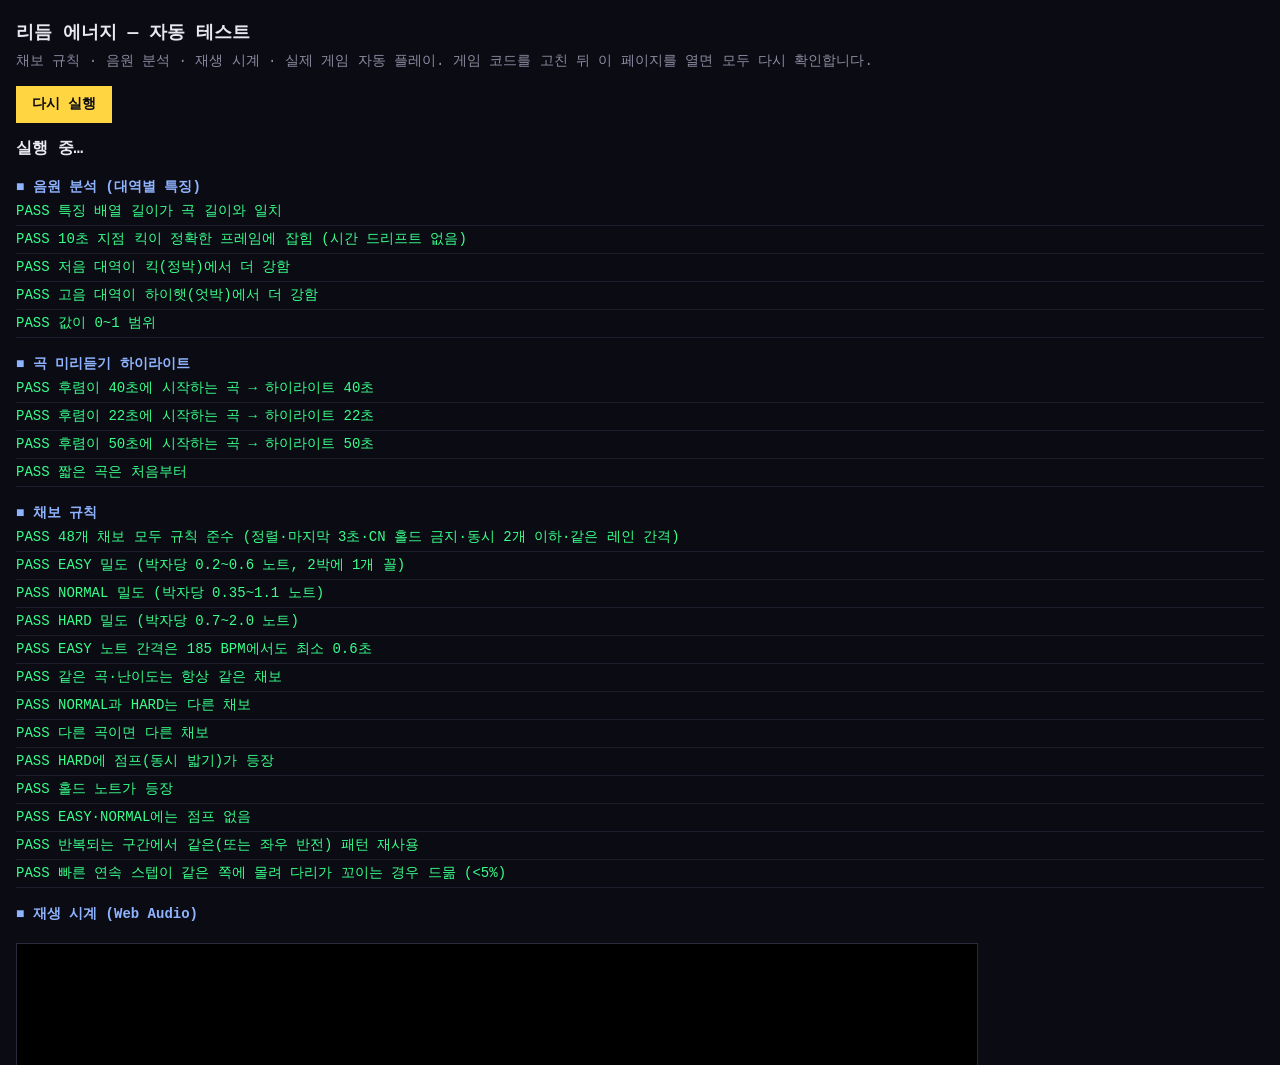
<file: step-five/tests.html>
<!doctype html>
<html lang="ko">
<head>
<meta charset="utf-8">
<meta name="viewport" content="width=device-width, initial-scale=1">
<title>리듬 에너지 Tests</title>
<style>
  :root{color-scheme:dark;}
  body{margin:0;padding:20px 16px 40px;background:#0b0b14;color:#e8e8f0;font:14px/1.5 ui-monospace,Consolas,monospace;}
  h1{font-size:18px;margin:0 0 4px;}
  .sub{color:#8a8aa0;margin-bottom:14px;}
  button{font:inherit;padding:8px 16px;background:#ffd542;color:#0b0b14;border:0;font-weight:700;cursor:pointer;}
  #summary{margin:14px 0;font-weight:700;font-size:16px;}
  #summary.ok{color:#39ff8a;} #summary.bad{color:#ff5a5a;}
  .row{padding:3px 0;border-bottom:1px solid #1d1d2c;word-break:break-word;}
  .pass{color:#39ff8a;} .fail{color:#ff5a5a;} .skip{color:#e0b34a;}
  .group{margin-top:16px;color:#8fb4ff;font-weight:700;}
  iframe{width:100%;max-width:960px;height:540px;border:1px solid #2a2a3c;margin-top:18px;background:#000;}
</style>
</head>
<body>
<h1>리듬 에너지 — 자동 테스트</h1>
<div class="sub">채보 규칙 · 음원 분석 · 재생 시계 · 실제 게임 자동 플레이. 게임 코드를 고친 뒤 이 페이지를 열면 모두 다시 확인합니다.</div>
<button id="runBtn">다시 실행</button>
<div id="summary">실행 중…</div>
<div id="out"></div>
<iframe id="game" title="game under test"></iframe>

<script src="js/constants.js"></script>
<script src="js/state.js"></script>
<script src="js/sfx.js"></script>
<script src="js/audio-analysis.js"></script>
<script src="js/player.js"></script>
<script src="js/chart-generator.js"></script>
<script src="tests/tests.js"></script>
</body>
</html>
</file>
